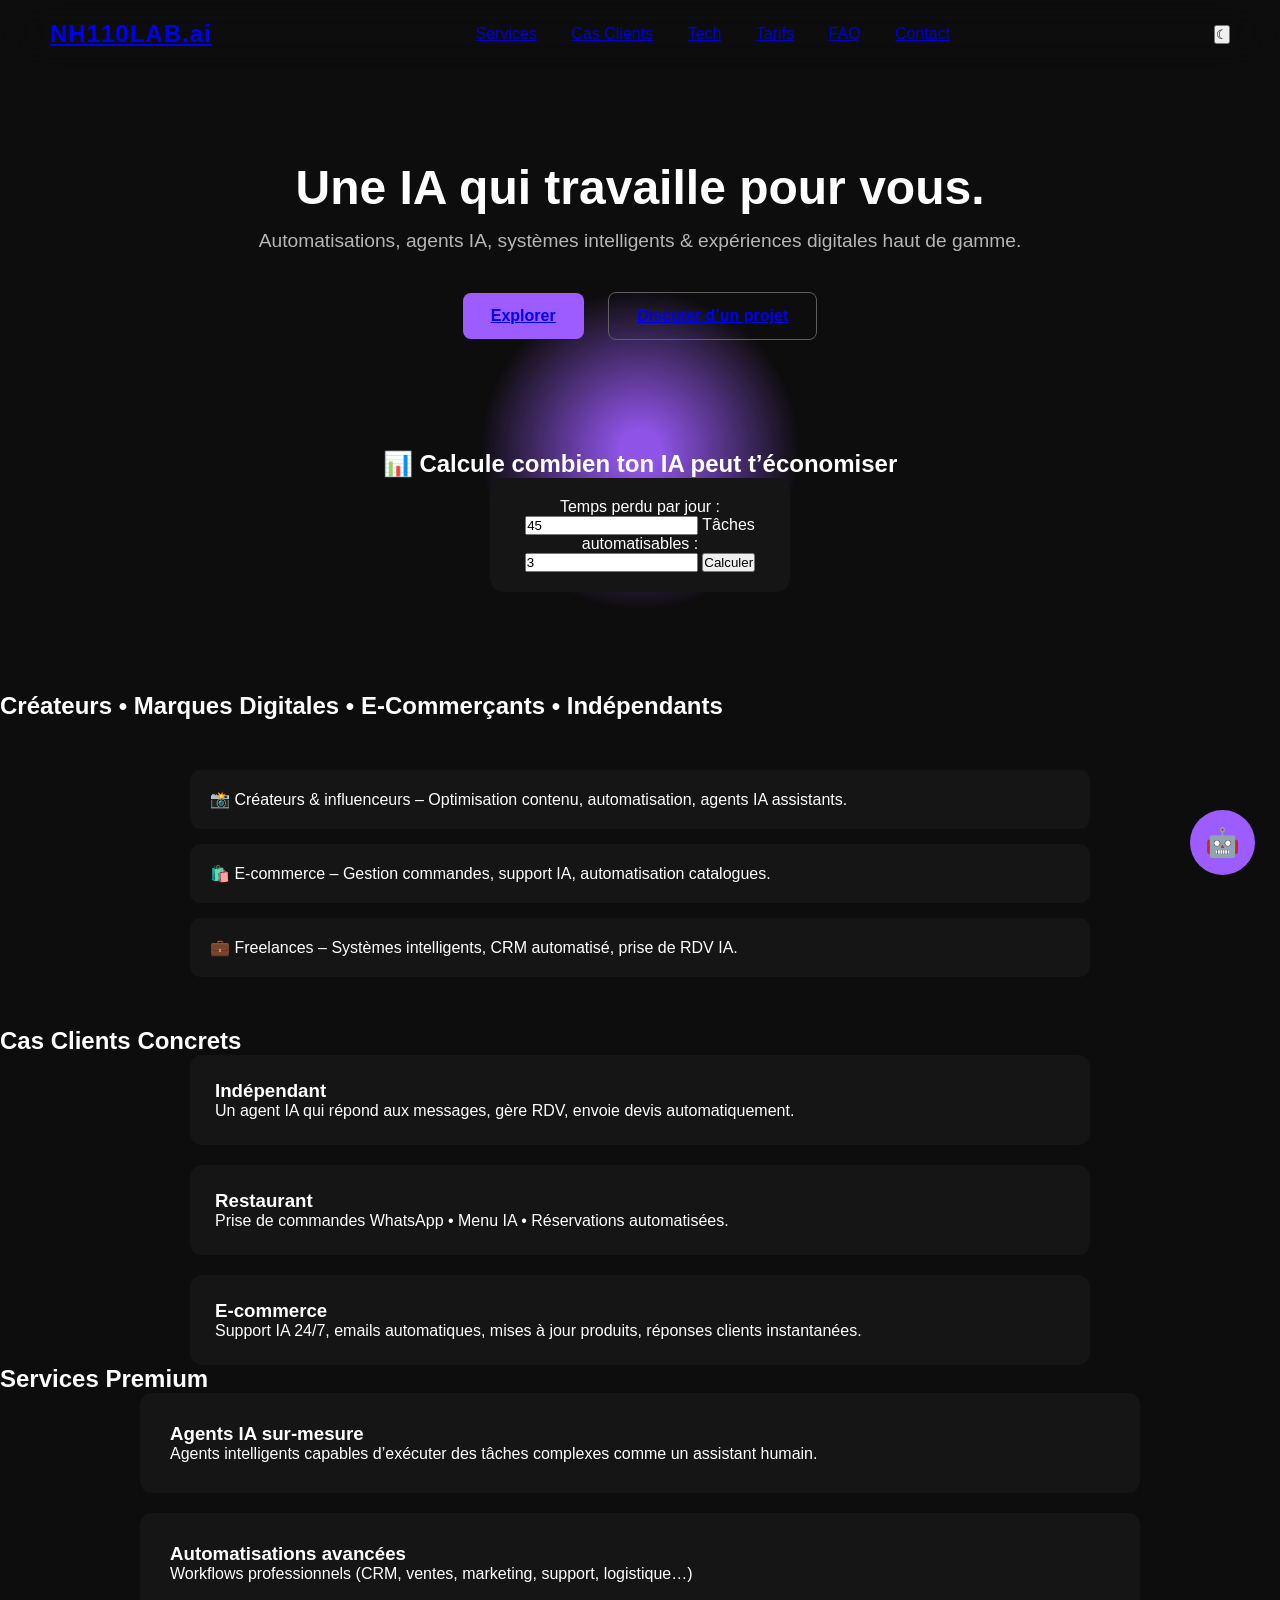
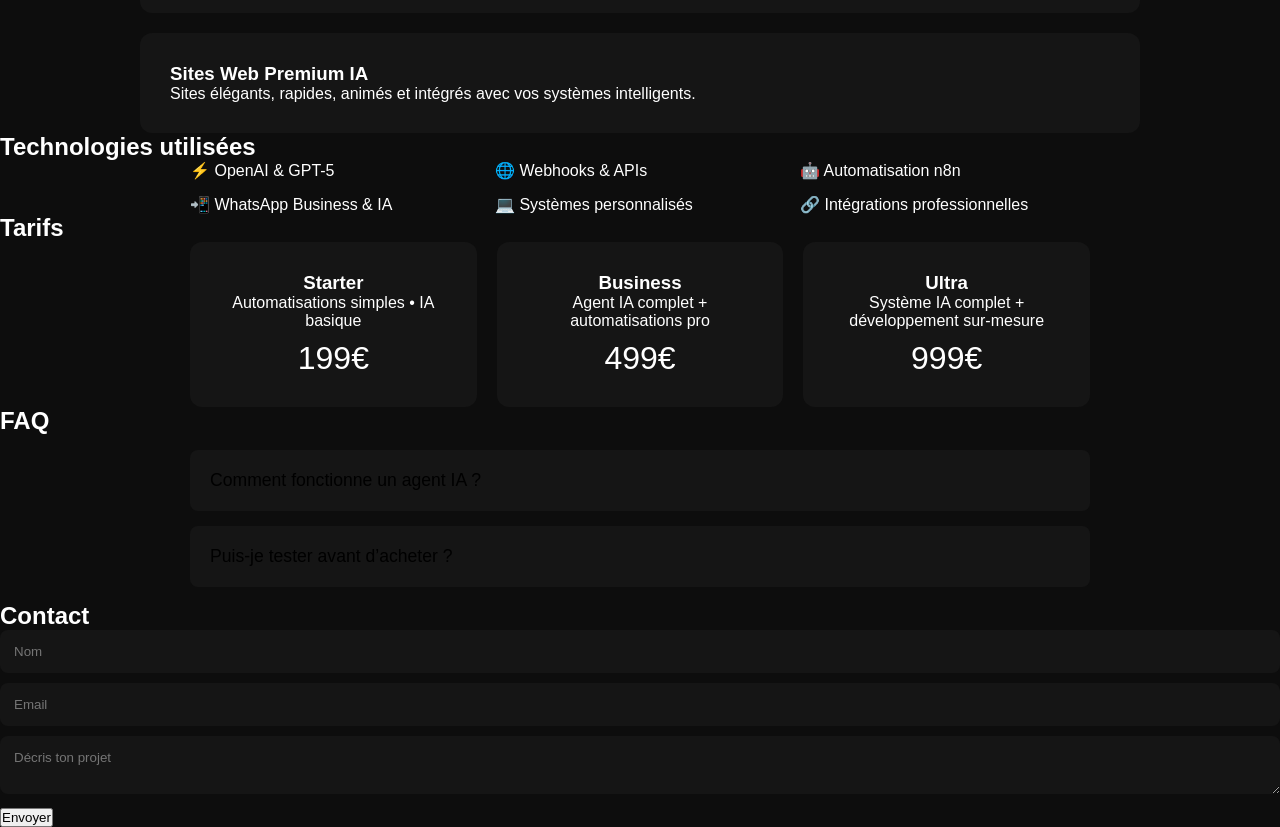
<file: index.html>
<!DOCTYPE html>
<html lang="fr" data-theme="dark">
<head>
    <meta charset="UTF-8" />
    <meta name="viewport" content="width=device-width, initial-scale=1" />
    <meta name="theme-color" content="#000000" />
    <title>NH110LAB.ai — IA & Automatisation Premium</title>

    <!-- SEO -->
    <meta name="description" content="NH110LAB.ai — Studio IA, Automatisation, Agents intelligents, Sites Premium, Automatisations professionnelles." />
    <meta property="og:title" content="NH110LAB.ai — IA & Automatisation Premium" />
    <meta property="og:description" content="Création d'expériences digitales haut de gamme propulsées par IA." />
    <meta property="og:type" content="website" />

    <link rel="stylesheet" href="style.css" />
</head>

<body>

<!-- BACKGROUNDS -->
<canvas id="orb"></canvas>
<canvas id="halo"></canvas>
<canvas id="particles"></canvas>

<!-- HEADER -->
<header class="header">
    <div class="header-left">
        <a href="#hero" class="logo">NH110LAB.ai</a>
    </div>

    <nav class="nav">
        <a href="#services">Services</a>
        <a href="#usecases">Cas Clients</a>
        <a href="#tech">Tech</a>
        <a href="#pricing">Tarifs</a>
        <a href="#faq">FAQ</a>
        <a href="#contact" class="nav-cta">Contact</a>
    </nav>

    <button id="theme-toggle">☾</button>
</header>

<!-- HERO -->
<section id="hero" class="hero">
    <h1 class="hero-title">Une IA qui travaille pour vous.</h1>
    <p class="hero-subtitle">Automatisations, agents IA, systèmes intelligents & expériences digitales haut de gamme.</p>

    <div class="hero-cta">
        <a href="#services" class="btn-primary">Explorer</a>
        <a href="#contact" class="btn-secondary">Discuter d’un projet</a>
    </div>
</section>

<!-- CALCULATEUR DE TEMPS GAGNÉ -->
<section class="calculator">
    <h2>📊 Calcule combien ton IA peut t’économiser</h2>

    <div class="calc-box">
        <label>Temps perdu par jour :</label>
        <input id="minutes-per-day" type="number" value="45" />

        <label>Tâches automatisables :</label>
        <input id="task-count" type="number" value="3" />

        <button onclick="calculateTime()">Calculer</button>

        <p id="calc-result"></p>
    </div>
</section>

<!-- BLOC 3 PUBLICS -->
<section class="audience">
    <h2>Créateurs • Marques Digitales • E-Commerçants • Indépendants</h2>

    <div class="audience-grid">
        <div class="audience-card">📸 Créateurs & influenceurs – Optimisation contenu, automatisation, agents IA assistants.</div>
        <div class="audience-card">🛍️ E-commerce – Gestion commandes, support IA, automatisation catalogues.</div>
        <div class="audience-card">💼 Freelances – Systèmes intelligents, CRM automatisé, prise de RDV IA.</div>
    </div>
</section>


<!-- CAS CLIENTS -->
<section id="usecases" class="usecases">
    <h2>Cas Clients Concrets</h2>

    <div class="cases">
        <div class="case-card">
            <h3>Indépendant</h3>
            <p>Un agent IA qui répond aux messages, gère RDV, envoie devis automatiquement.</p>
        </div>

        <div class="case-card">
            <h3>Restaurant</h3>
            <p>Prise de commandes WhatsApp • Menu IA • Réservations automatisées.</p>
        </div>

        <div class="case-card">
            <h3>E-commerce</h3>
            <p>Support IA 24/7, emails automatiques, mises à jour produits, réponses clients instantanées.</p>
        </div>
    </div>
</section>

<!-- SERVICES -->
<section id="services" class="services">
    <h2>Services Premium</h2>

    <div class="services-grid">

        <div class="service-card">
            <h3>Agents IA sur-mesure</h3>
            <p>Agents intelligents capables d’exécuter des tâches complexes comme un assistant humain.</p>
        </div>

        <div class="service-card">
            <h3>Automatisations avancées</h3>
            <p>Workflows professionnels (CRM, ventes, marketing, support, logistique…)</p>
        </div>

        <div class="service-card">
            <h3>Sites Web Premium IA</h3>
            <p>Sites élégants, rapides, animés et intégrés avec vos systèmes intelligents.</p>
        </div>

    </div>
</section>

<!-- TECH -->
<section id="tech" class="tech">
    <h2>Technologies utilisées</h2>

    <div class="tech-grid">
        <div>⚡ OpenAI & GPT-5</div>
        <div>🌐 Webhooks & APIs</div>
        <div>🤖 Automatisation n8n</div>
        <div>📲 WhatsApp Business & IA</div>
        <div>💻 Systèmes personnalisés</div>
        <div>🔗 Intégrations professionnelles</div>
    </div>
</section>

<!-- PRICING -->
<section id="pricing" class="pricing">
    <h2>Tarifs</h2>

    <div class="pricing-grid">
        <div class="pricing-card">
            <h3>Starter</h3>
            <p>Automatisations simples • IA basique</p>
            <div class="price">199€</div>
        </div>

        <div class="pricing-card">
            <h3>Business</h3>
            <p>Agent IA complet + automatisations pro</p>
            <div class="price">499€</div>
        </div>

        <div class="pricing-card">
            <h3>Ultra</h3>
            <p>Système IA complet + développement sur-mesure</p>
            <div class="price">999€</div>
        </div>
    </div>
</section>

<!-- FAQ -->
<section id="faq" class="faq">
    <h2>FAQ</h2>

    <div class="faq-item">
        <button class="faq-question">Comment fonctionne un agent IA ?</button>
        <div class="faq-answer">Un agent IA réalise des tâches tout seul : messages, prises de RDV, commandes, réponses, etc.</div>
    </div>

    <div class="faq-item">
        <button class="faq-question">Puis-je tester avant d’acheter ?</button>
        <div class="faq-answer">Oui, une démo peut être configurée rapidement pour votre activité.</div>
    </div>
</section>

<!-- CONTACT -->
<section id="contact" class="contact">
    <h2>Contact</h2>

    <form class="contact-form">
        <input type="text" placeholder="Nom" />
        <input type="email" placeholder="Email" />
        <textarea placeholder="Décris ton projet"></textarea>
        <button type="submit">Envoyer</button>
    </form>
</section>

<!-- ASSISTANT IA FLOTTANT -->
<div id="assistant">
    🤖
</div>

<script src="script.js"></script>
</body>
</html>
</file>
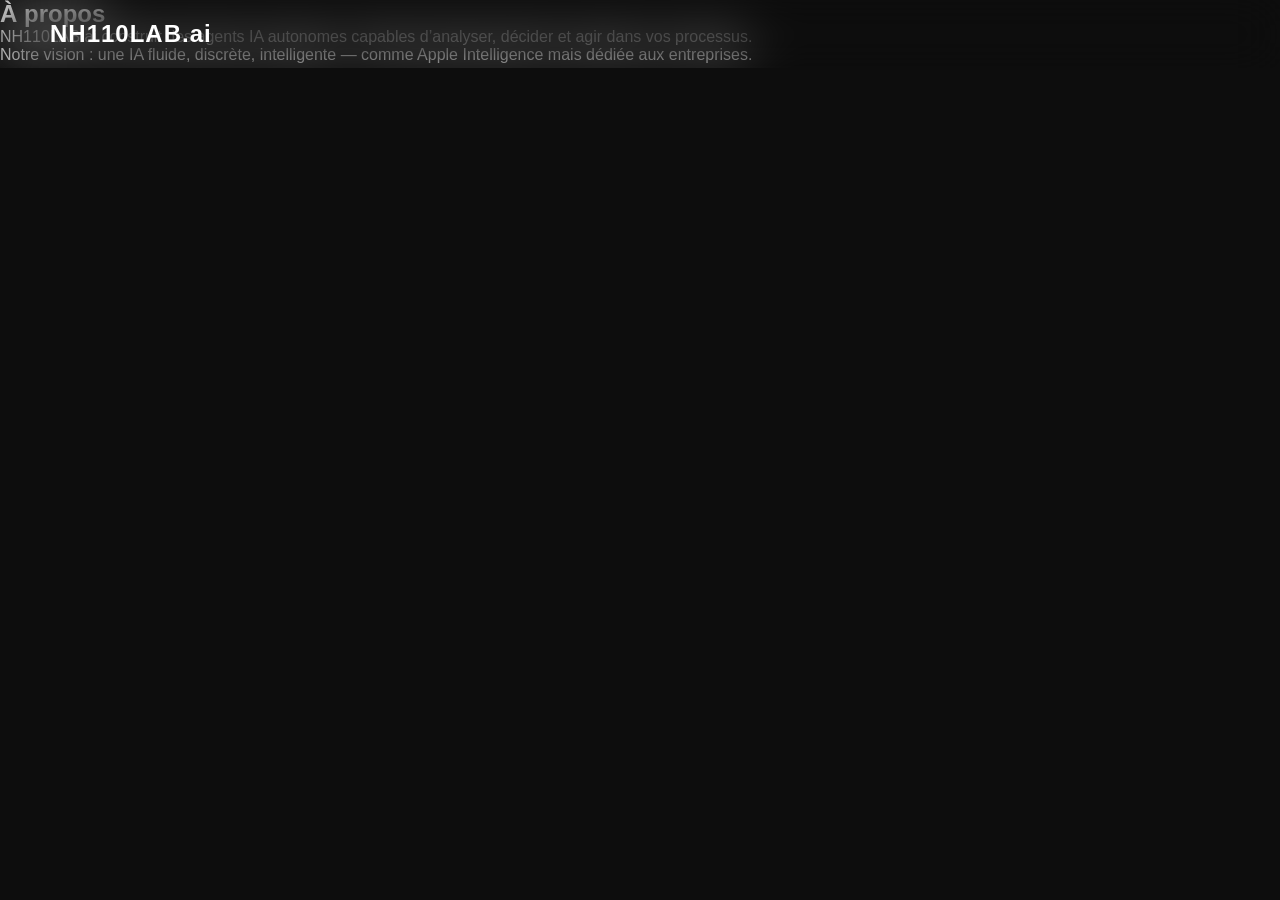
<file: about.html>
<!DOCTYPE html>
<html lang="fr"><head><meta charset="UTF-8">
<title>À propos — NH110LAB.ai</title>
<link rel="stylesheet" href="style.css"></head>
<body>
<header class="header">
    <div class="logo">NH110LAB.ai</div>
</header>

<section class="page">
    <h1>À propos</h1>
    <p>NH110LAB.ai construit des agents IA autonomes capables d’analyser, décider et agir dans vos processus.</p>
    <p>Notre vision : une IA fluide, discrète, intelligente — comme Apple Intelligence mais dédiée aux entreprises.</p>
</section>

<script src="script.js"></script>
</body></html>
</file>
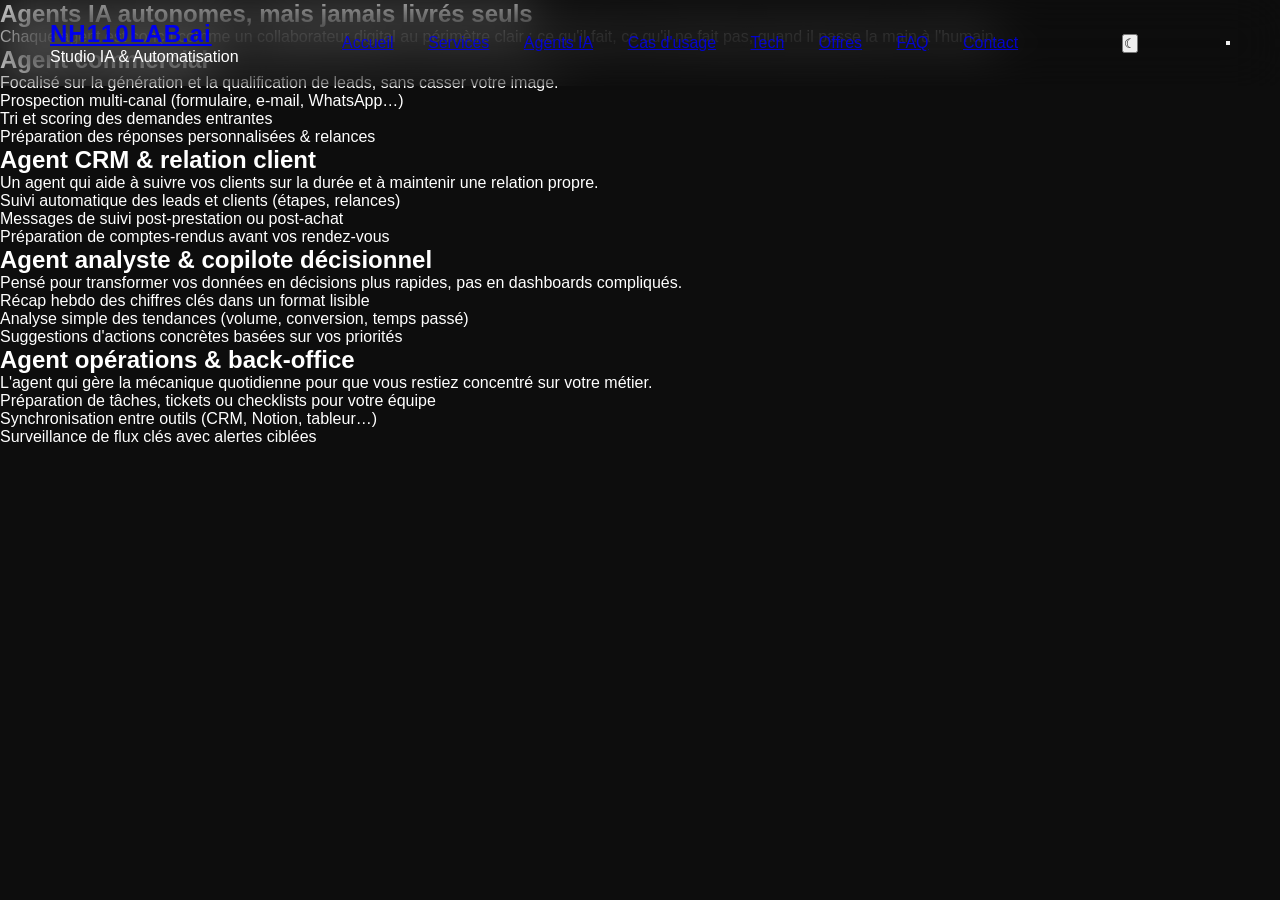
<file: agents.html>
<!-- agents.html -->
<!DOCTYPE html>
<html lang="fr">
<head>
  <meta charset="UTF-8">
  <title>Agents IA — NH110LAB.ai</title>
  <link rel="stylesheet" href="style.css">
</head>
<body>
<header class="header" role="banner">
  <div class="header-left">
    <a href="index.html#hero" class="logo">NH110LAB.ai</a>
    <div class="hero-mini">
      <span class="eyebrow">Studio IA &amp; Automatisation</span>
    </div>
  </div>
  <nav class="nav" role="navigation" aria-label="Navigation principale">
    <a class="nav-link" href="index.html#hero">Accueil</a>
    <a class="nav-link" href="services.html">Services</a>
    <a class="nav-link" href="agents.html">Agents IA</a>
    <a class="nav-link" href="usecases.html">Cas d'usage</a>
    <a class="nav-link" href="tech.html">Tech</a>
    <a class="nav-link" href="pricing.html">Offres</a>
    <a class="nav-link" href="faq.html">FAQ</a>
    <a class="nav-link nav-link-cta" href="contact.html">Contact</a>
  </nav>
  <button class="theme-toggle" type="button" aria-label="Basculer le thème">
    <span class="theme-toggle-icon" data-theme-icon>☾</span>
  </button>
  <button class="nav-toggle" type="button" aria-label="Ouvrir le menu">
    <span></span><span></span><span></span>
  </button>
</header>

<section class="page">
  <h1>Agents IA autonomes, mais jamais livrés seuls</h1>
  <p class="page-intro">
    Chaque agent est conçu comme un collaborateur digital au périmètre clair :
    ce qu'il fait, ce qu'il ne fait pas, quand il passe la main à l'humain.
  </p>

  <h2>Agent commercial</h2>
  <p>
    Focalisé sur la génération et la qualification de leads, sans casser votre image.
  </p>
  <ul>
    <li>Prospection multi-canal (formulaire, e-mail, WhatsApp…)</li>
    <li>Tri et scoring des demandes entrantes</li>
    <li>Préparation des réponses personnalisées &amp; relances</li>
  </ul>

  <h2>Agent CRM &amp; relation client</h2>
  <p>
    Un agent qui aide à suivre vos clients sur la durée et à maintenir une relation propre.
  </p>
  <ul>
    <li>Suivi automatique des leads et clients (étapes, relances)</li>
    <li>Messages de suivi post-prestation ou post-achat</li>
    <li>Préparation de comptes-rendus avant vos rendez-vous</li>
  </ul>

  <h2>Agent analyste &amp; copilote décisionnel</h2>
  <p>
    Pensé pour transformer vos données en décisions plus rapides, pas en dashboards compliqués.
  </p>
  <ul>
    <li>Récap hebdo des chiffres clés dans un format lisible</li>
    <li>Analyse simple des tendances (volume, conversion, temps passé)</li>
    <li>Suggestions d'actions concrètes basées sur vos priorités</li>
  </ul>

  <h2>Agent opérations &amp; back-office</h2>
  <p>
    L'agent qui gère la mécanique quotidienne pour que vous restiez concentré sur votre métier.
  </p>
  <ul>
    <li>Préparation de tâches, tickets ou checklists pour votre équipe</li>
    <li>Synchronisation entre outils (CRM, Notion, tableur…)</li>
    <li>Surveillance de flux clés avec alertes ciblées</li>
  </ul>
</section>

<script src="script.js" defer></script>
</body>
</html>
</file>
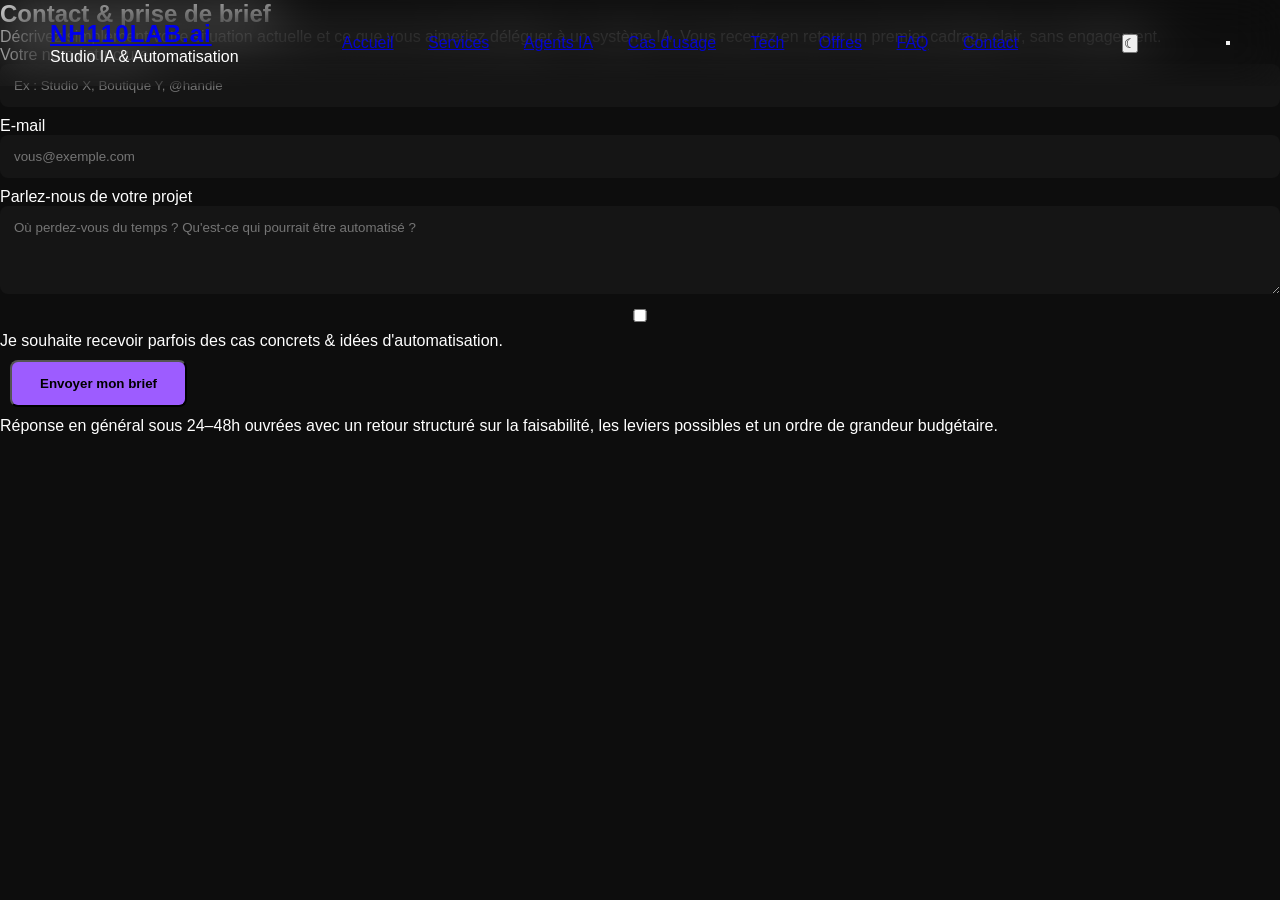
<file: contact.html>
<!-- contact.html -->
<!DOCTYPE html>
<html lang="fr">
<head>
  <meta charset="UTF-8">
  <title>Contact — NH110LAB.ai</title>
  <link rel="stylesheet" href="style.css">
</head>
<body>
<header class="header" role="banner">
  <div class="header-left">
    <a href="index.html#hero" class="logo">NH110LAB.ai</a>
    <div class="hero-mini">
      <span class="eyebrow">Studio IA &amp; Automatisation</span>
    </div>
  </div>
  <nav class="nav" role="navigation" aria-label="Navigation principale">
    <a class="nav-link" href="index.html#hero">Accueil</a>
    <a class="nav-link" href="services.html">Services</a>
    <a class="nav-link" href="agents.html">Agents IA</a>
    <a class="nav-link" href="usecases.html">Cas d'usage</a>
    <a class="nav-link" href="tech.html">Tech</a>
    <a class="nav-link" href="pricing.html">Offres</a>
    <a class="nav-link" href="faq.html">FAQ</a>
    <a class="nav-link nav-link-cta" href="contact.html">Contact</a>
  </nav>
  <button class="theme-toggle" type="button" aria-label="Basculer le thème">
    <span class="theme-toggle-icon" data-theme-icon>☾</span>
  </button>
  <button class="nav-toggle" type="button" aria-label="Ouvrir le menu">
    <span></span><span></span><span></span>
  </button>
</header>

<section class="page">
  <h1>Contact &amp; prise de brief</h1>
  <p class="page-intro">
    Décrivez simplement votre situation actuelle et ce que vous aimeriez déléguer à un système IA.
    Vous recevez en retour un premier cadrage clair, sans engagement.
  </p>

  <form id="contact-form" class="contact-form">
    <div class="field-group">
      <label for="name">Votre nom / structure</label>
      <input
        id="name"
        name="name"
        type="text"
        placeholder="Ex : Studio X, Boutique Y, @handle"
        required
      />
    </div>

    <div class="field-group">
      <label for="email">E-mail</label>
      <input
        id="email"
        name="email"
        type="email"
        placeholder="vous@exemple.com"
        required
      />
    </div>

    <div class="field-group">
      <label for="project">Parlez-nous de votre projet</label>
      <textarea
        id="project"
        name="project"
        rows="4"
        placeholder="Où perdez-vous du temps ? Qu'est-ce qui pourrait être automatisé ?"
        required
      ></textarea>
    </div>

    <div class="field-group">
      <label>
        <input type="checkbox" id="contact-news" name="newsletter" />
        Je souhaite recevoir parfois des cas concrets &amp; idées d'automatisation.
      </label>
    </div>

    <button type="submit" class="btn btn-primary btn-full">
      Envoyer mon brief
    </button>
    <p class="form-note">
      Réponse en général sous 24–48h ouvrées avec un retour structuré sur la faisabilité,
      les leviers possibles et un ordre de grandeur budgétaire.
    </p>
  </form>
</section>

<script src="script.js" defer></script>
</body>
</html>
</file>
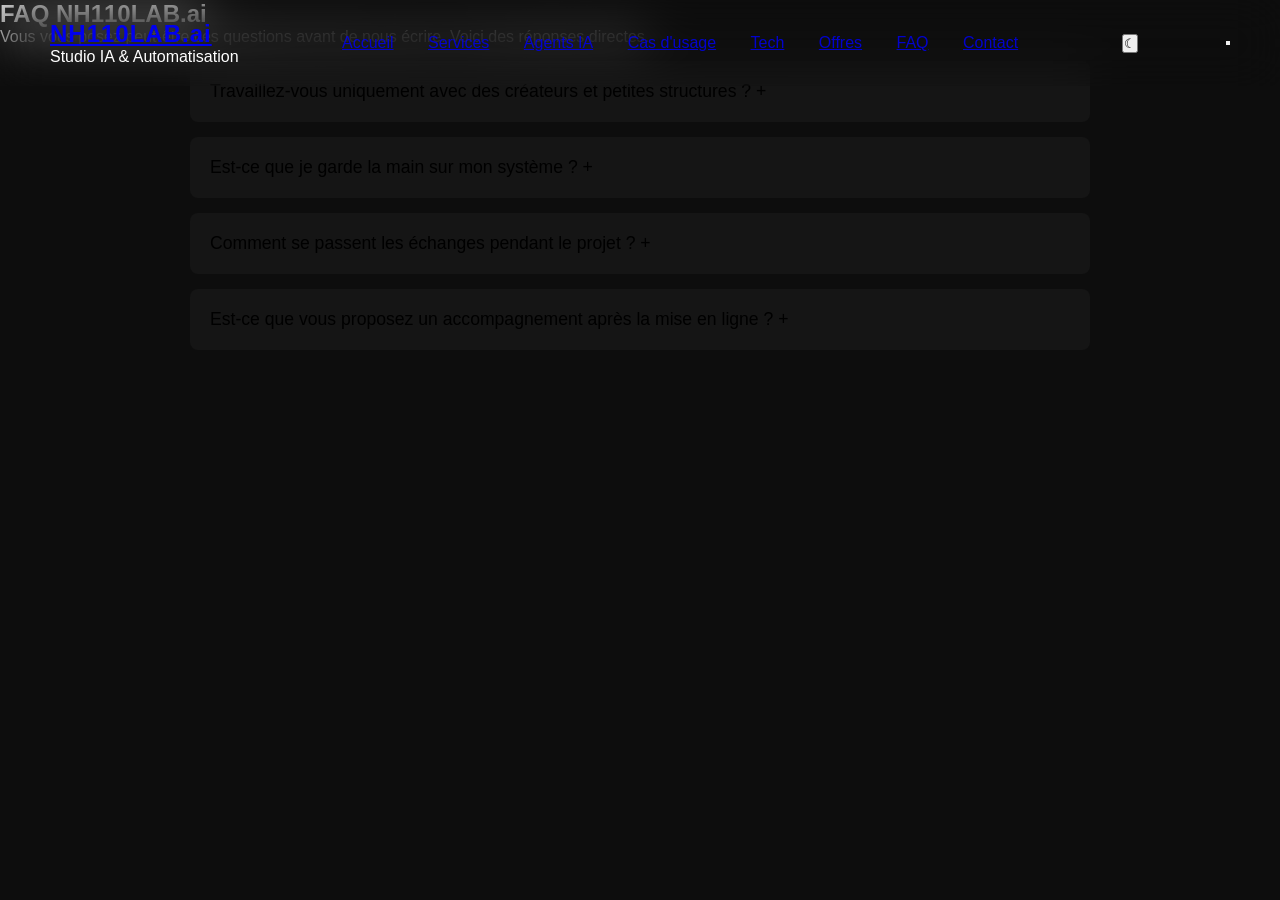
<file: faq.html>
<!-- faq.html -->
<!DOCTYPE html>
<html lang="fr">
<head>
  <meta charset="UTF-8">
  <title>FAQ — NH110LAB.ai</title>
  <link rel="stylesheet" href="style.css">
</head>
<body>
<header class="header" role="banner">
  <div class="header-left">
    <a href="index.html#hero" class="logo">NH110LAB.ai</a>
    <div class="hero-mini">
      <span class="eyebrow">Studio IA &amp; Automatisation</span>
    </div>
  </div>
  <nav class="nav" role="navigation" aria-label="Navigation principale">
    <a class="nav-link" href="index.html#hero">Accueil</a>
    <a class="nav-link" href="services.html">Services</a>
    <a class="nav-link" href="agents.html">Agents IA</a>
    <a class="nav-link" href="usecases.html">Cas d'usage</a>
    <a class="nav-link" href="tech.html">Tech</a>
    <a class="nav-link" href="pricing.html">Offres</a>
    <a class="nav-link" href="faq.html">FAQ</a>
    <a class="nav-link nav-link-cta" href="contact.html">Contact</a>
  </nav>
  <button class="theme-toggle" type="button" aria-label="Basculer le thème">
    <span class="theme-toggle-icon" data-theme-icon>☾</span>
  </button>
  <button class="nav-toggle" type="button" aria-label="Ouvrir le menu">
    <span></span><span></span><span></span>
  </button>
</header>

<section class="page">
  <h1>FAQ NH110LAB.ai</h1>
  <p class="page-intro">
    Vous vous posez peut-être ces questions avant de nous écrire. Voici des réponses directes.
  </p>

  <div class="faq-list">
    <article class="faq-item">
      <button class="faq-question" type="button" aria-expanded="false">
        <span>Travaillez-vous uniquement avec des créateurs et petites structures&nbsp;?</span>
        <span class="faq-icon">+</span>
      </button>
      <div class="faq-answer">
        <p>
          Le cœur de NH110LAB.ai est justement là : créateurs, freelances, petites équipes, studios,
          boutiques en ligne. Si votre organisation est compacte et déjà digitale, on est alignés.
        </p>
      </div>
    </article>

    <article class="faq-item">
      <button class="faq-question" type="button" aria-expanded="false">
        <span>Est-ce que je garde la main sur mon système&nbsp;?</span>
        <span class="faq-icon">+</span>
      </button>
      <div class="faq-answer">
        <p>
          Oui. Vous recevez la structure du système, la documentation de base et les accès nécessaires.
          L'objectif est que vous puissiez, à terme, faire évoluer certaines briques par vous-même
          ou avec vos prestataires habituels.
        </p>
      </div>
    </article>

    <article class="faq-item">
      <button class="faq-question" type="button" aria-expanded="false">
        <span>Comment se passent les échanges pendant le projet&nbsp;?</span>
        <span class="faq-icon">+</span>
      </button>
      <div class="faq-answer">
        <p>
          On fonctionne beaucoup en asynchrone : messages, loom, documents partagés.
          Quelques points synchrones peuvent être planifiés pour les décisions importantes
          ou les démos clés.
        </p>
      </div>
    </article>

    <article class="faq-item">
      <button class="faq-question" type="button" aria-expanded="false">
        <span>Est-ce que vous proposez un accompagnement après la mise en ligne&nbsp;?</span>
        <span class="faq-icon">+</span>
      </button>
      <div class="faq-answer">
        <p>
          Oui, c'est précisément le rôle du mode <em>run</em>.
          Après un pilote concluant, on définit ensemble un niveau d'accompagnement adapté :
          corrections, nouvelles idées, suivi des métriques, etc.
        </p>
      </div>
    </article>
  </div>
</section>

<script src="script.js" defer></script>
</body>
</html>
</file>
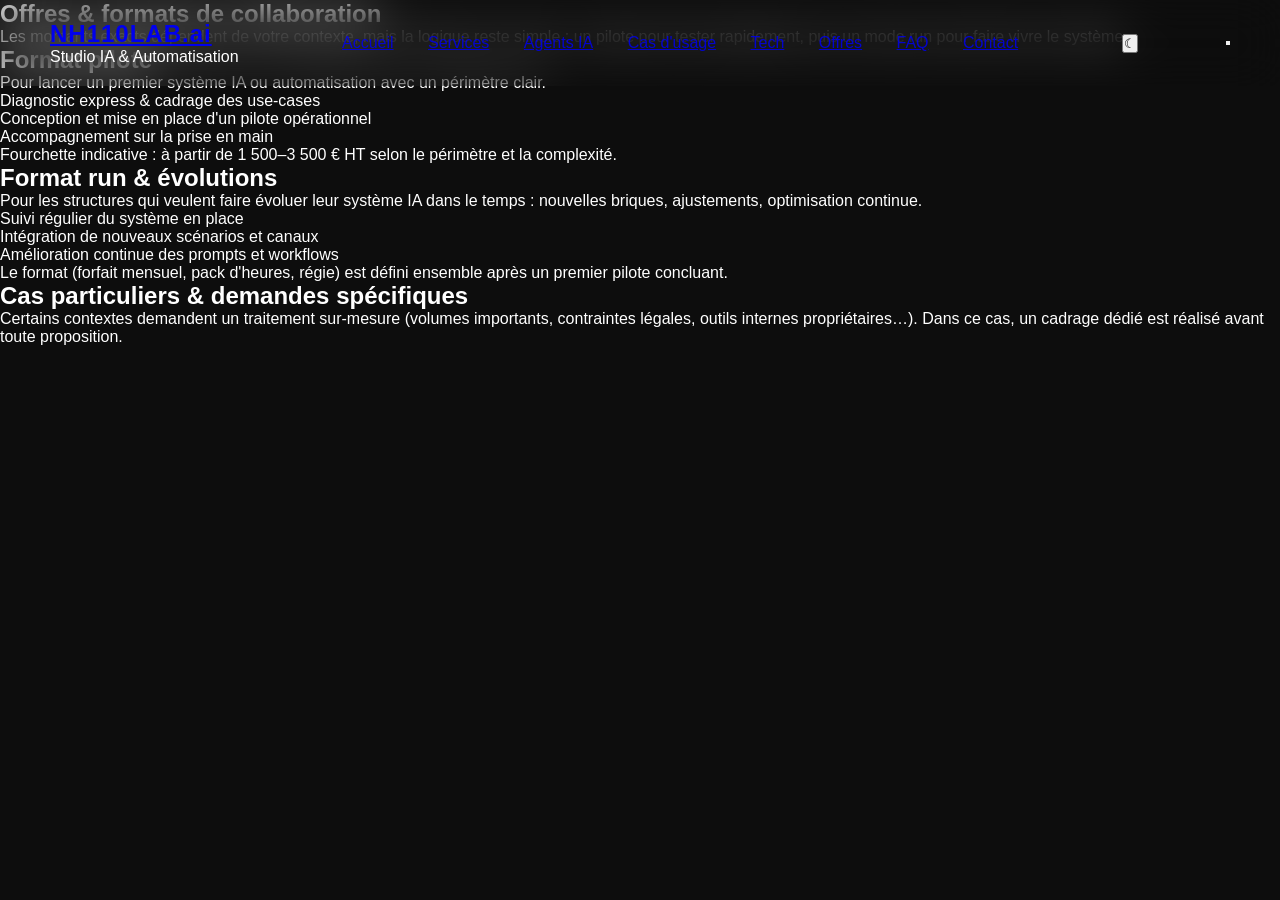
<file: pricing.html>
<!-- pricing.html -->
<!DOCTYPE html>
<html lang="fr">
<head>
  <meta charset="UTF-8">
  <title>Offres &amp; Tarifs — NH110LAB.ai</title>
  <link rel="stylesheet" href="style.css">
</head>
<body>
<header class="header" role="banner">
  <div class="header-left">
    <a href="index.html#hero" class="logo">NH110LAB.ai</a>
    <div class="hero-mini">
      <span class="eyebrow">Studio IA &amp; Automatisation</span>
    </div>
  </div>
  <nav class="nav" role="navigation" aria-label="Navigation principale">
    <a class="nav-link" href="index.html#hero">Accueil</a>
    <a class="nav-link" href="services.html">Services</a>
    <a class="nav-link" href="agents.html">Agents IA</a>
    <a class="nav-link" href="usecases.html">Cas d'usage</a>
    <a class="nav-link" href="tech.html">Tech</a>
    <a class="nav-link" href="pricing.html">Offres</a>
    <a class="nav-link" href="faq.html">FAQ</a>
    <a class="nav-link nav-link-cta" href="contact.html">Contact</a>
  </nav>
  <button class="theme-toggle" type="button" aria-label="Basculer le thème">
    <span class="theme-toggle-icon" data-theme-icon>☾</span>
  </button>
  <button class="nav-toggle" type="button" aria-label="Ouvrir le menu">
    <span></span><span></span><span></span>
  </button>
</header>

<section class="page">
  <h1>Offres &amp; formats de collaboration</h1>
  <p class="page-intro">
    Les montants exacts dépendent de votre contexte, mais la logique reste simple :
    un pilote pour tester rapidement, puis un mode run pour faire vivre le système.
  </p>

  <h2>Format pilote</h2>
  <p>
    Pour lancer un premier système IA ou automatisation avec un périmètre clair.
  </p>
  <ul>
    <li>Diagnostic express &amp; cadrage des use-cases</li>
    <li>Conception et mise en place d'un pilote opérationnel</li>
    <li>Accompagnement sur la prise en main</li>
  </ul>
  <p>
    Fourchette indicative : à partir de 1 500–3 500 € HT selon le périmètre et la complexité.
  </p>

  <h2>Format run &amp; évolutions</h2>
  <p>
    Pour les structures qui veulent faire évoluer leur système IA dans le temps :
    nouvelles briques, ajustements, optimisation continue.
  </p>
  <ul>
    <li>Suivi régulier du système en place</li>
    <li>Intégration de nouveaux scénarios et canaux</li>
    <li>Amélioration continue des prompts et workflows</li>
  </ul>
  <p>
    Le format (forfait mensuel, pack d'heures, régie) est défini ensemble après un premier pilote concluant.
  </p>

  <h2>Cas particuliers &amp; demandes spécifiques</h2>
  <p>
    Certains contextes demandent un traitement sur-mesure (volumes importants, contraintes légales,
    outils internes propriétaires…). Dans ce cas, un cadrage dédié est réalisé avant toute proposition.
  </p>
</section>

<script src="script.js" defer></script>
</body>
</html>
</file>
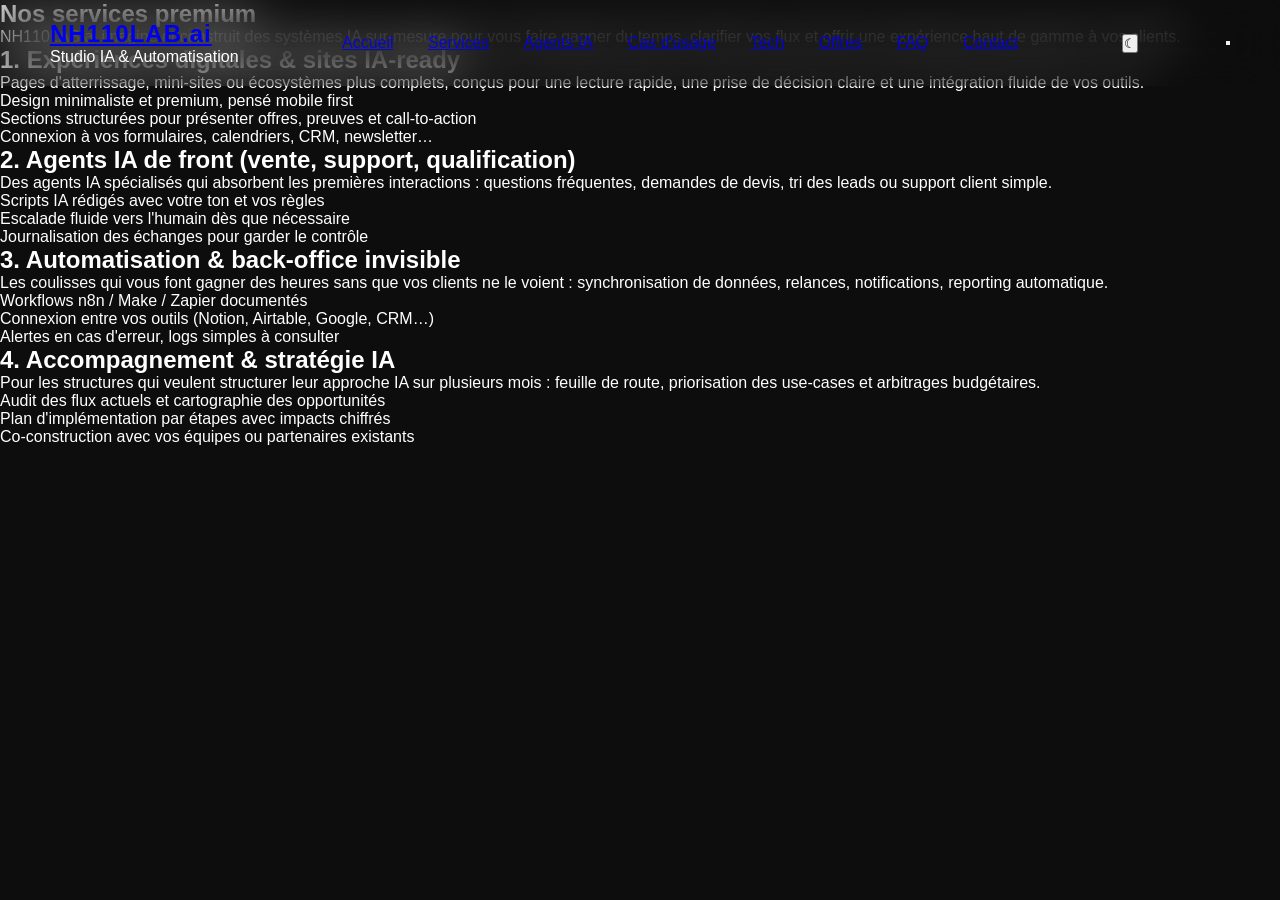
<file: services.html>
<!-- services.html -->
<!DOCTYPE html>
<html lang="fr">
<head>
  <meta charset="UTF-8">
  <title>Services — NH110LAB.ai</title>
  <link rel="stylesheet" href="style.css">
</head>
<body>
<header class="header" role="banner">
  <div class="header-left">
    <a href="index.html#hero" class="logo">NH110LAB.ai</a>
    <div class="hero-mini">
      <span class="eyebrow">Studio IA &amp; Automatisation</span>
    </div>
  </div>
  <nav class="nav" role="navigation" aria-label="Navigation principale">
    <a class="nav-link" href="index.html#hero">Accueil</a>
    <a class="nav-link" href="services.html">Services</a>
    <a class="nav-link" href="agents.html">Agents IA</a>
    <a class="nav-link" href="usecases.html">Cas d'usage</a>
    <a class="nav-link" href="tech.html">Tech</a>
    <a class="nav-link" href="pricing.html">Offres</a>
    <a class="nav-link" href="faq.html">FAQ</a>
    <a class="nav-link nav-link-cta" href="contact.html">Contact</a>
  </nav>
  <button class="theme-toggle" type="button" aria-label="Basculer le thème">
    <span class="theme-toggle-icon" data-theme-icon>☾</span>
  </button>
  <button class="nav-toggle" type="button" aria-label="Ouvrir le menu">
    <span></span><span></span><span></span>
  </button>
</header>

<section class="page">
  <h1>Nos services premium</h1>
  <p class="page-intro">
    NH110LAB.ai imagine et construit des systèmes IA sur-mesure pour vous faire
    gagner du temps, clarifier vos flux et offrir une expérience haut de gamme à vos clients.
  </p>

  <h2>1. Expériences digitales &amp; sites IA-ready</h2>
  <p>
    Pages d'atterrissage, mini-sites ou écosystèmes plus complets, conçus pour une
    lecture rapide, une prise de décision claire et une intégration fluide de vos outils.
  </p>
  <ul>
    <li>Design minimaliste et premium, pensé mobile first</li>
    <li>Sections structurées pour présenter offres, preuves et call-to-action</li>
    <li>Connexion à vos formulaires, calendriers, CRM, newsletter…</li>
  </ul>

  <h2>2. Agents IA de front (vente, support, qualification)</h2>
  <p>
    Des agents IA spécialisés qui absorbent les premières interactions : questions fréquentes,
    demandes de devis, tri des leads ou support client simple.
  </p>
  <ul>
    <li>Scripts IA rédigés avec votre ton et vos règles</li>
    <li>Escalade fluide vers l'humain dès que nécessaire</li>
    <li>Journalisation des échanges pour garder le contrôle</li>
  </ul>

  <h2>3. Automatisation &amp; back-office invisible</h2>
  <p>
    Les coulisses qui vous font gagner des heures sans que vos clients ne le voient :
    synchronisation de données, relances, notifications, reporting automatique.
  </p>
  <ul>
    <li>Workflows n8n / Make / Zapier documentés</li>
    <li>Connexion entre vos outils (Notion, Airtable, Google, CRM…)</li>
    <li>Alertes en cas d'erreur, logs simples à consulter</li>
  </ul>

  <h2>4. Accompagnement &amp; stratégie IA</h2>
  <p>
    Pour les structures qui veulent structurer leur approche IA sur plusieurs mois :
    feuille de route, priorisation des use-cases et arbitrages budgétaires.
  </p>
  <ul>
    <li>Audit des flux actuels et cartographie des opportunités</li>
    <li>Plan d'implémentation par étapes avec impacts chiffrés</li>
    <li>Co-construction avec vos équipes ou partenaires existants</li>
  </ul>
</section>

<script src="script.js" defer></script>
</body>
</html>
</file>
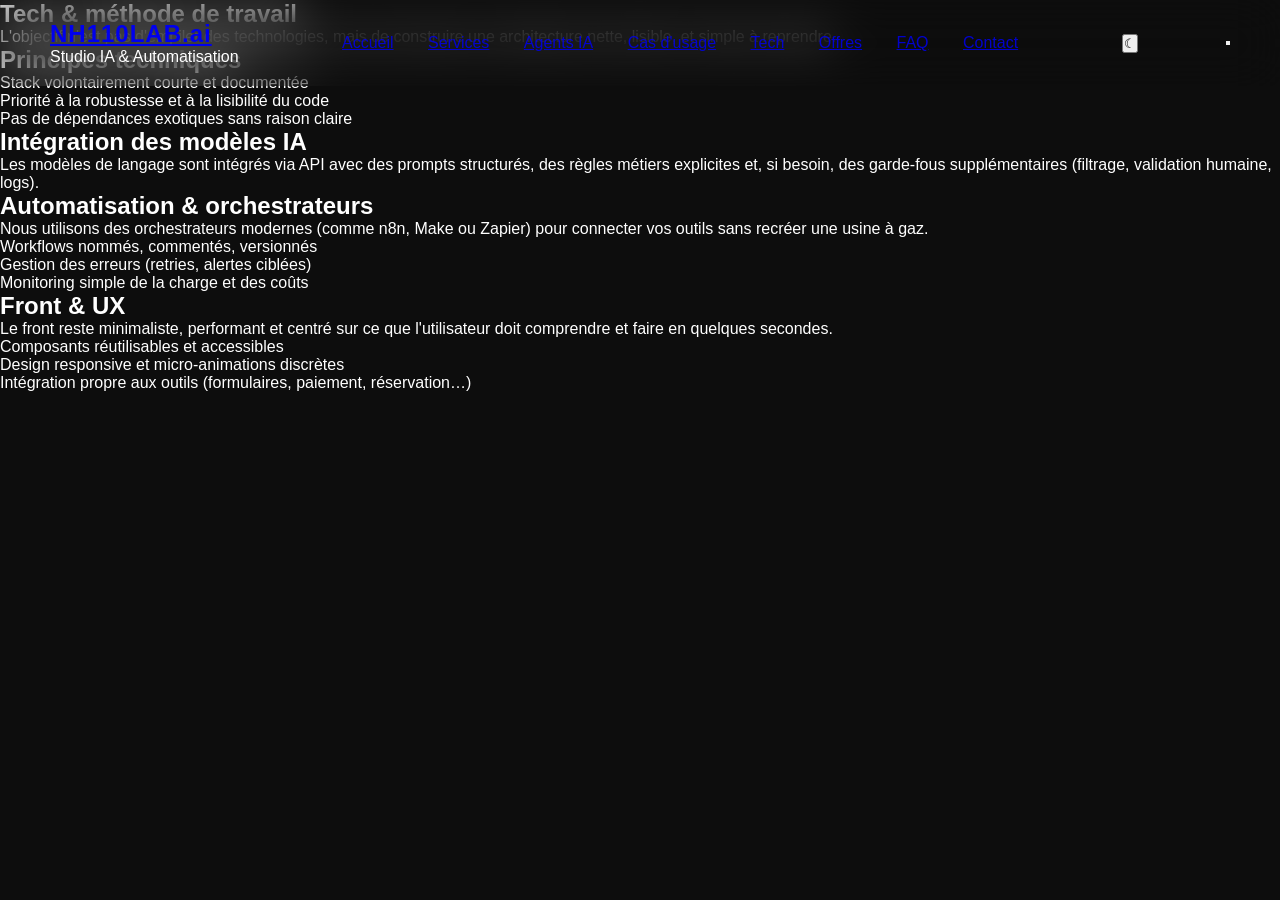
<file: tech.html>
<!-- tech.html -->
<!DOCTYPE html>
<html lang="fr">
<head>
  <meta charset="UTF-8">
  <title>Tech &amp; Méthode — NH110LAB.ai</title>
  <link rel="stylesheet" href="style.css">
</head>
<body>
<header class="header" role="banner">
  <div class="header-left">
    <a href="index.html#hero" class="logo">NH110LAB.ai</a>
    <div class="hero-mini">
      <span class="eyebrow">Studio IA &amp; Automatisation</span>
    </div>
  </div>
  <nav class="nav" role="navigation" aria-label="Navigation principale">
    <a class="nav-link" href="index.html#hero">Accueil</a>
    <a class="nav-link" href="services.html">Services</a>
    <a class="nav-link" href="agents.html">Agents IA</a>
    <a class="nav-link" href="usecases.html">Cas d'usage</a>
    <a class="nav-link" href="tech.html">Tech</a>
    <a class="nav-link" href="pricing.html">Offres</a>
    <a class="nav-link" href="faq.html">FAQ</a>
    <a class="nav-link nav-link-cta" href="contact.html">Contact</a>
  </nav>
  <button class="theme-toggle" type="button" aria-label="Basculer le thème">
    <span class="theme-toggle-icon" data-theme-icon>☾</span>
  </button>
  <button class="nav-toggle" type="button" aria-label="Ouvrir le menu">
    <span></span><span></span><span></span>
  </button>
</header>

<section class="page">
  <h1>Tech &amp; méthode de travail</h1>
  <p class="page-intro">
    L'objectif n'est pas d'empiler des technologies, mais de construire une
    architecture nette, lisible, et simple à reprendre.
  </p>

  <h2>Principes techniques</h2>
  <ul>
    <li>Stack volontairement courte et documentée</li>
    <li>Priorité à la robustesse et à la lisibilité du code</li>
    <li>Pas de dépendances exotiques sans raison claire</li>
  </ul>

  <h2>Intégration des modèles IA</h2>
  <p>
    Les modèles de langage sont intégrés via API avec des prompts structurés,
    des règles métiers explicites et, si besoin, des garde-fous supplémentaires
    (filtrage, validation humaine, logs).
  </p>

  <h2>Automatisation &amp; orchestrateurs</h2>
  <p>
    Nous utilisons des orchestrateurs modernes (comme n8n, Make ou Zapier) pour
    connecter vos outils sans recréer une usine à gaz.
  </p>
  <ul>
    <li>Workflows nommés, commentés, versionnés</li>
    <li>Gestion des erreurs (retries, alertes ciblées)</li>
    <li>Monitoring simple de la charge et des coûts</li>
  </ul>

  <h2>Front &amp; UX</h2>
  <p>
    Le front reste minimaliste, performant et centré sur ce que l'utilisateur doit comprendre
    et faire en quelques secondes.
  </p>
  <ul>
    <li>Composants réutilisables et accessibles</li>
    <li>Design responsive et micro-animations discrètes</li>
    <li>Intégration propre aux outils (formulaires, paiement, réservation…)</li>
  </ul>
</section>

<script src="script.js" defer></script>
</body>
</html>
</file>
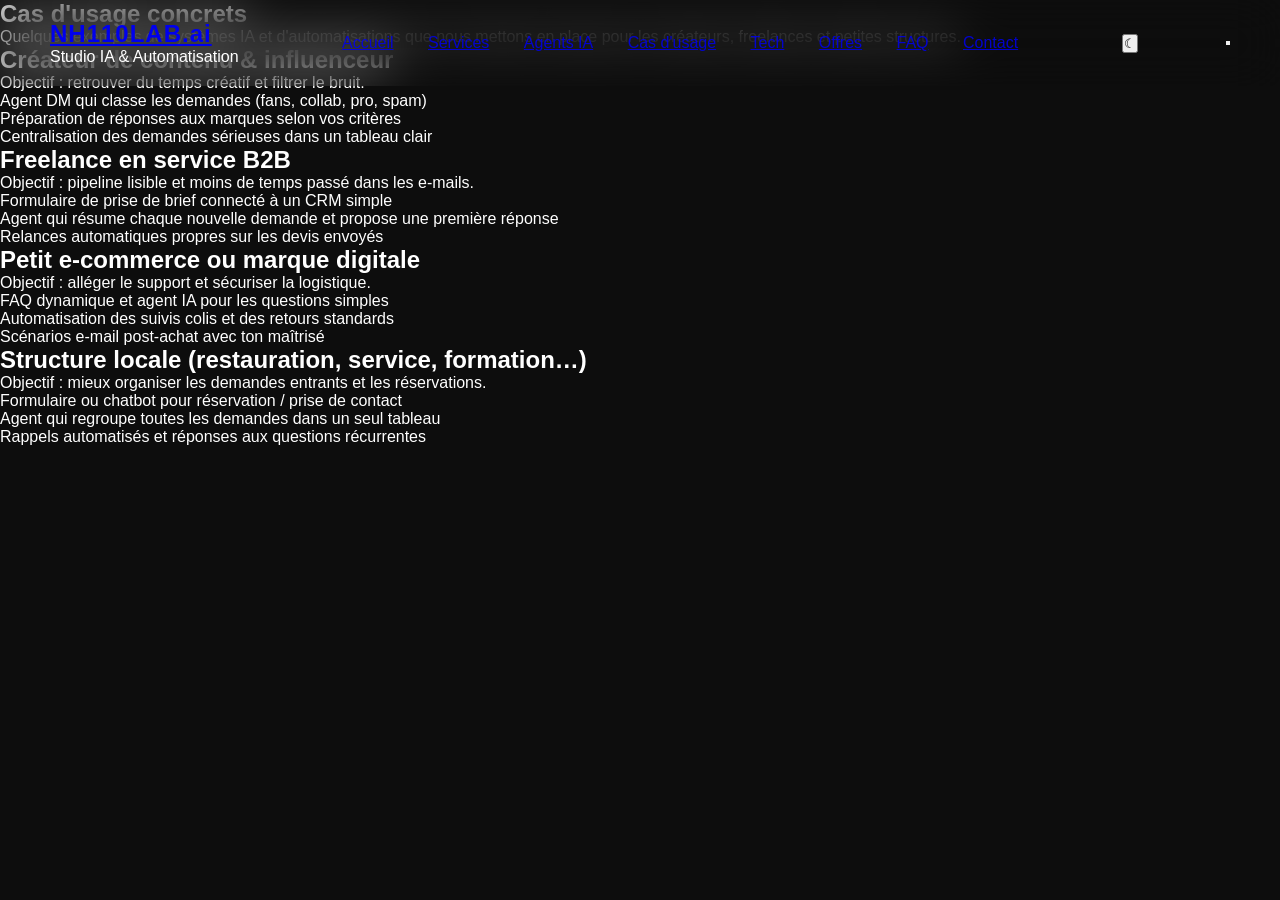
<file: usecases.html>
<!-- usecases.html -->
<!DOCTYPE html>
<html lang="fr">
<head>
  <meta charset="UTF-8">
  <title>Cas d'usage — NH110LAB.ai</title>
  <link rel="stylesheet" href="style.css">
</head>
<body>
<header class="header" role="banner">
  <div class="header-left">
    <a href="index.html#hero" class="logo">NH110LAB.ai</a>
    <div class="hero-mini">
      <span class="eyebrow">Studio IA &amp; Automatisation</span>
    </div>
  </div>
  <nav class="nav" role="navigation" aria-label="Navigation principale">
    <a class="nav-link" href="index.html#hero">Accueil</a>
    <a class="nav-link" href="services.html">Services</a>
    <a class="nav-link" href="agents.html">Agents IA</a>
    <a class="nav-link" href="usecases.html">Cas d'usage</a>
    <a class="nav-link" href="tech.html">Tech</a>
    <a class="nav-link" href="pricing.html">Offres</a>
    <a class="nav-link" href="faq.html">FAQ</a>
    <a class="nav-link nav-link-cta" href="contact.html">Contact</a>
  </nav>
  <button class="theme-toggle" type="button" aria-label="Basculer le thème">
    <span class="theme-toggle-icon" data-theme-icon>☾</span>
  </button>
  <button class="nav-toggle" type="button" aria-label="Ouvrir le menu">
    <span></span><span></span><span></span>
  </button>
</header>

<section class="page">
  <h1>Cas d'usage concrets</h1>
  <p class="page-intro">
    Quelques exemples de systèmes IA et d'automatisations que nous mettons en place
    pour les créateurs, freelances et petites structures.
  </p>

  <h2>Créateur de contenu &amp; influenceur</h2>
  <p>
    Objectif : retrouver du temps créatif et filtrer le bruit.
  </p>
  <ul>
    <li>Agent DM qui classe les demandes (fans, collab, pro, spam)</li>
    <li>Préparation de réponses aux marques selon vos critères</li>
    <li>Centralisation des demandes sérieuses dans un tableau clair</li>
  </ul>

  <h2>Freelance en service B2B</h2>
  <p>
    Objectif : pipeline lisible et moins de temps passé dans les e-mails.
  </p>
  <ul>
    <li>Formulaire de prise de brief connecté à un CRM simple</li>
    <li>Agent qui résume chaque nouvelle demande et propose une première réponse</li>
    <li>Relances automatiques propres sur les devis envoyés</li>
  </ul>

  <h2>Petit e-commerce ou marque digitale</h2>
  <p>
    Objectif : alléger le support et sécuriser la logistique.
  </p>
  <ul>
    <li>FAQ dynamique et agent IA pour les questions simples</li>
    <li>Automatisation des suivis colis et des retours standards</li>
    <li>Scénarios e-mail post-achat avec ton maîtrisé</li>
  </ul>

  <h2>Structure locale (restauration, service, formation…)</h2>
  <p>
    Objectif : mieux organiser les demandes entrants et les réservations.
  </p>
  <ul>
    <li>Formulaire ou chatbot pour réservation / prise de contact</li>
    <li>Agent qui regroupe toutes les demandes dans un seul tableau</li>
    <li>Rappels automatisés et réponses aux questions récurrentes</li>
  </ul>
</section>

<script src="script.js" defer></script>
</body>
</html>
</file>
<file: style.css>
/* RESET */
* {
    margin: 0;
    padding: 0;
    box-sizing: border-box;
    font-family: "Inter", sans-serif;
}

body {
    background: #0d0d0d;
    color: white;
    overflow-x: hidden;
}

/* ORB BACKGROUND */
canvas {
    position: fixed;
    top: 0; left: 0;
    width: 100%; height: 100%;
    pointer-events: none;
    z-index: -1;
}

/* HEADER */
.header {
    width: 100%;
    padding: 20px 50px;
    display: flex;
    justify-content: space-between;
    align-items: center;
    position: fixed;
    top: 0; left: 0;
    z-index: 100;
    backdrop-filter: blur(25px);
}

.logo {
    font-size: 1.5rem;
    font-weight: 700;
    letter-spacing: 1px;
}

.nav a {
    margin: 0 15px;
    opacity: 0.85;
    transition: 0.3s;
}

.nav a:hover {
    opacity: 1;
}

/* HERO */
.hero {
    padding-top: 160px;
    text-align: center;
}

.hero-title {
    font-size: 3rem;
    margin-bottom: 15px;
}

.hero-subtitle {
    opacity: 0.7;
    margin-bottom: 30px;
    font-size: 1.2rem;
}

/* BUTTONS */
.btn-primary, .btn-secondary {
    padding: 14px 28px;
    border-radius: 8px;
    margin: 10px;
    font-weight: 600;
    display: inline-block;
}

.btn-primary {
    background: #9d5cff;
}

.btn-secondary {
    border: 1px solid #5f5f5f;
}

/* CALCULATOR */
.calculator {
    margin: 100px auto;
    text-align: center;
}

.calc-box {
    width: 300px;
    margin: auto;
    padding: 20px;
    background: #151515;
    border-radius: 14px;
}

/* AUDIENCE */
.audience-grid {
    margin: 50px auto;
    max-width: 900px;
}

.audience-card {
    padding: 20px;
    background: #151515;
    border-radius: 10px;
    margin-bottom: 15px;
}

/* CASES */
.cases {
    max-width: 900px;
    margin: auto;
    display: grid;
    gap: 20px;
}

.case-card {
    background: #151515;
    padding: 25px;
    border-radius: 12px;
}

/* SERVICES */
.services-grid {
    display: grid;
    max-width: 1000px;
    margin: auto;
    gap: 20px;
}

.service-card {
    background: #151515;
    padding: 30px;
    border-radius: 12px;
}

/* TECH */
.tech-grid {
    max-width: 900px;
    margin: auto;
    display: grid;
    grid-template-columns: repeat(3,1fr);
    gap: 15px;
}

/* PRICING */
.pricing-grid {
    max-width: 900px;
    margin: auto;
    display: grid;
    grid-template-columns: repeat(3,1fr);
    gap: 20px;
}

.pricing-card {
    background: #151515;
    padding: 30px;
    border-radius: 12px;
    text-align: center;
}

.price {
    font-size: 2rem;
    margin-top: 10px;
}

/* FAQ */
.faq-item {
    margin: 15px auto;
    max-width: 900px;
}

.faq-question {
    width: 100%;
    text-align: left;
    padding: 20px;
    font-size: 1.1rem;
    background: #151515;
    border: none;
    border-radius: 8px;
}

.faq-answer {
    background: #1f1f1f;
    padding: 15px;
    border-radius: 0 0 8px 8px;
    display: none;
}

/* CONTACT */
.contact-form input,
.contact-form textarea {
    width: 100%;
    padding: 14px;
    background: #151515;
    border: none;
    margin-bottom: 10px;
    border-radius: 8px;
}

/* ASSISTANT */
#assistant {
    position: fixed;
    bottom: 25px; right: 25px;
    background: #9d5cff;
    width: 65px;
    height: 65px;
    border-radius: 50%;
    display: flex;
    justify-content: center;
    align-items: center;
    font-size: 28px;
    cursor: pointer;
    transition: 0.3s;
}

#assistant:hover {
    transform: scale(1.1);
}
</file>
